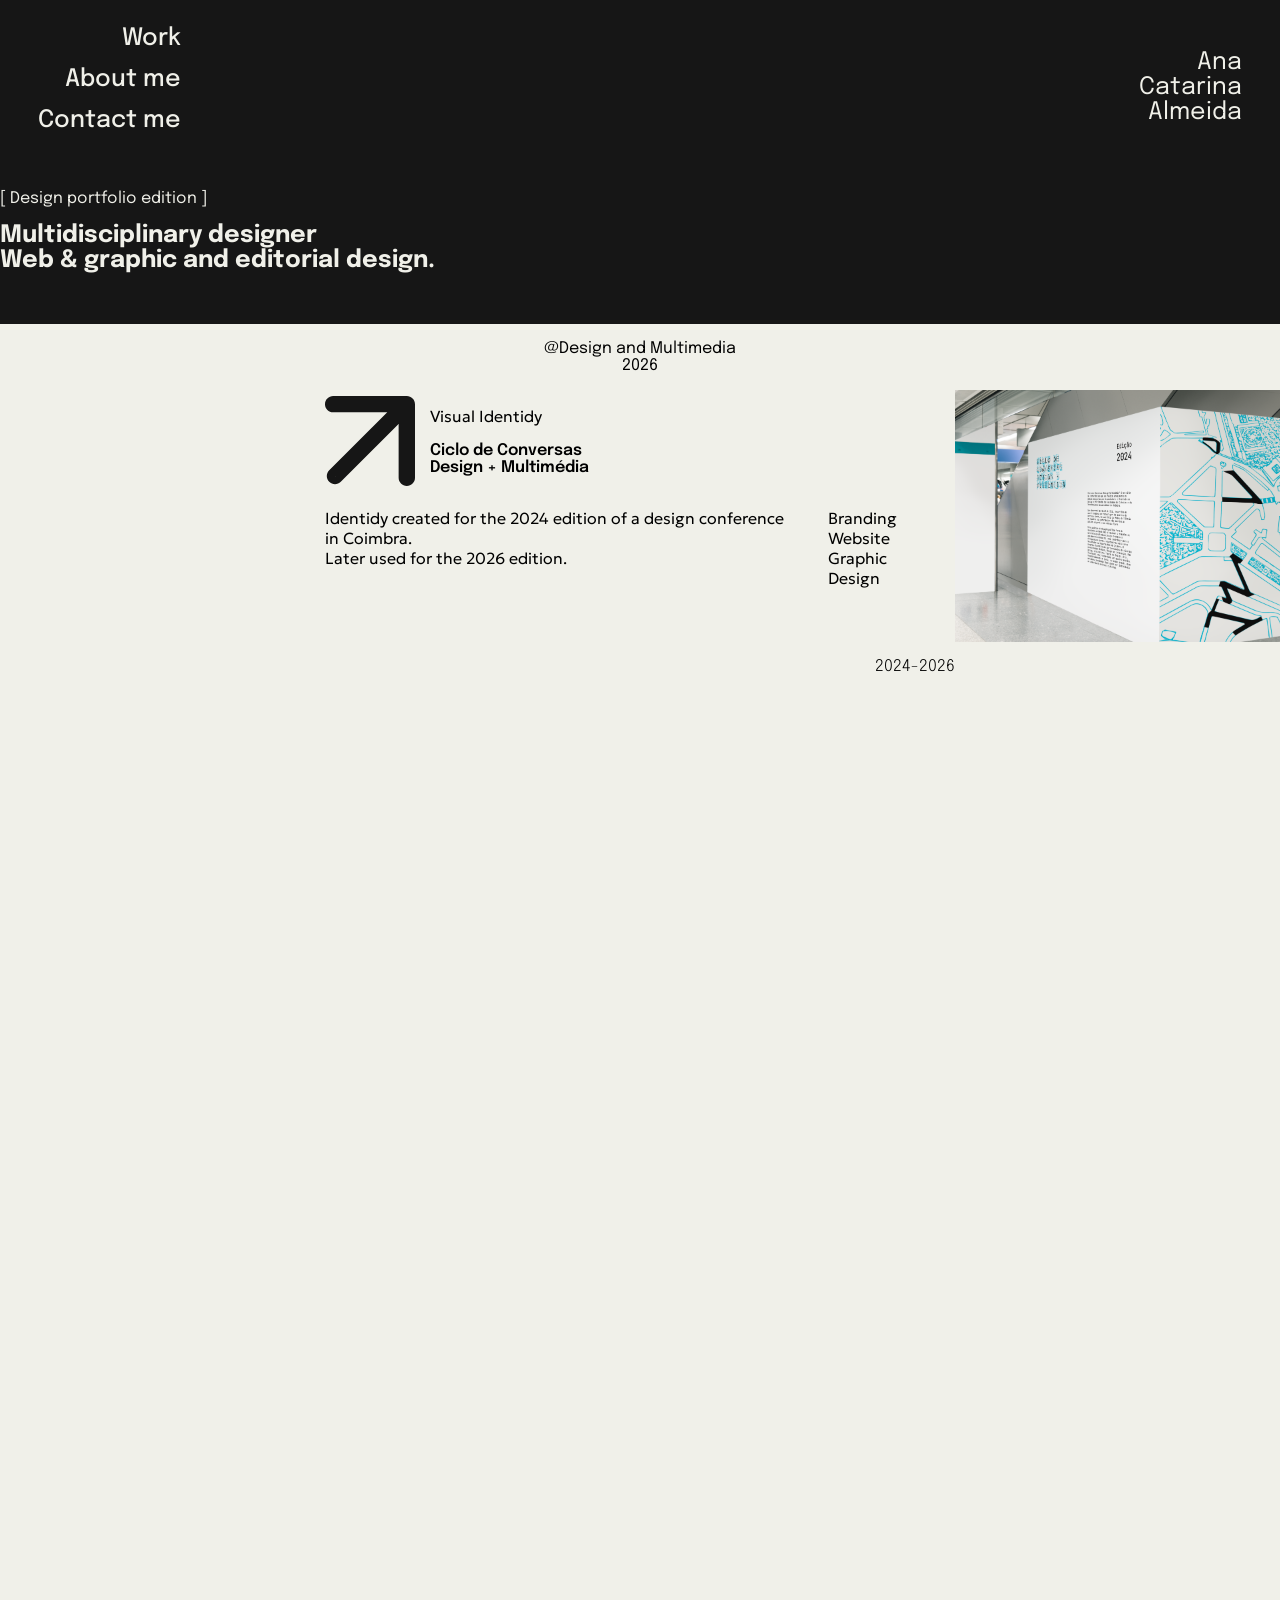
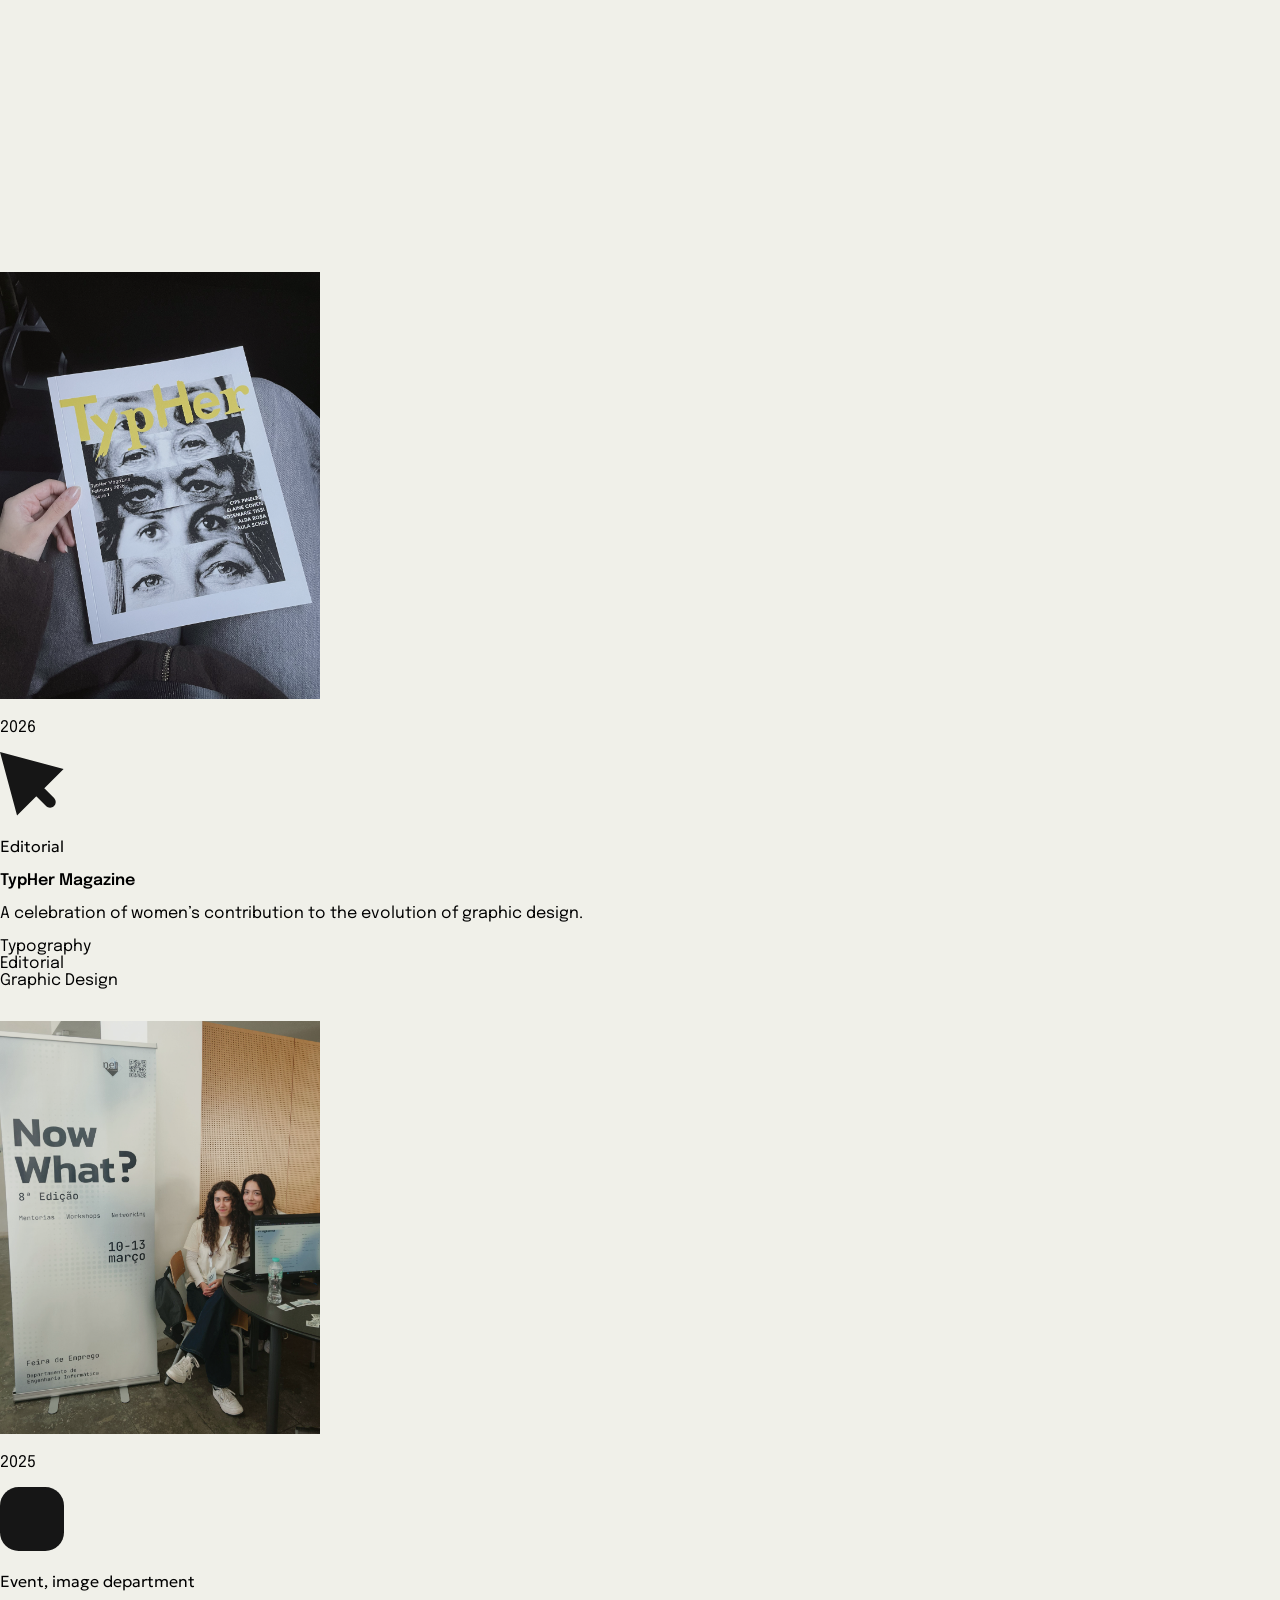
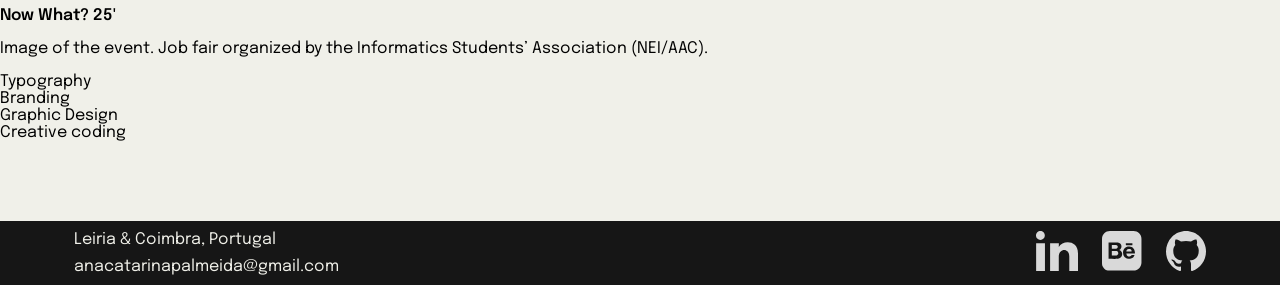
<file: index.html>
<!doctype html>
<html lang="en">

<head>
    <meta name="viewport" content="width=device-width, initial-scale=1" />
    <link rel="preconnect" href="https://fonts.googleapis.com">
    <link rel="preconnect" href="https://fonts.gstatic.com" crossorigin>
    <link href="https://fonts.googleapis.com/css2?family=Epilogue:ital,wght@0,100..900;1,100..900&display=swap"
        rel="stylesheet">
    <link href="https://fonts.googleapis.com/css2?family=Geologica:wght,CRSV@100..900,0&display=swap" rel="stylesheet">

    <link rel=" stylesheet" href="css/common.css">
    <link rel="stylesheet" href="css/index.css">
    <title> Design portfolio </title>
</head>

<body>
    <header>
        <section id="topRow">
            <nav class="menu">
                <a href="index.html#topDM"> Work</a>
                <a href="aboutme.html"> About me</a>
                <a href="index.html#contactInfo"> Contact me</a>
            </nav>
            <div id="meuNome">
                <p>Ana<br>Catarina<br>Almeida</p>
            </div>
        </section>

        <section id="tituloInicial">
            <p>[ Design portfolio edition ]</p>
            <h1>Multidisciplinary designer <br> Web & graphic and editorial design.</h1>
        </section>

    </header>

    <main>
        <!--  <section id="sideArrow"></section> -->
        <section id="topDM">
            <p>@Design and Multimedia<br>2026</p>
        </section>

        <!--
        <section>
            <div id="tituloProjeto"></div>
            <div class="slider">

                <a href="nowwhat.html"><img src="imagens/nw.png" alt="foto 3" data-titulo="#titulo-nowwhat"
                        data-conteudo="#conteudo-nowwhat"></a>
            </div>
            <div id="conteudoProjeto"></div>
        </section>  -->
        <section id="grid">
            <!-- template para cada -->
            <section id="ccdm" class="titulo-bloco">
                <div class="ccdm-wrapper">
                    <div id="ccdm_mouse">
                        <div class="header-flex">
                            <img src="imagens/icons/1.svg">
                            <div>
                                <p class="subtitulo">Visual Identidy</p>
                                <p class="titulo">
                                    Ciclo de Conversas<br>
                                    Design + Multimédia
                                </p>
                            </div>
                        </div>
                        <div class="descricao-flex">
                            <p>Identidy created for the 2024 edition of a design conference in Coimbra. <br>Later used
                                for the 2026 edition.</p>
                            <p class="tags">Branding<br>Website<br>Graphic Design</p>
                        </div>
                    </div>

                    <img src="imagens/ccdm.png" alt="foto 1" class="img-projeto">
                </div>

                <div id="dataCCDM" class="data_realizacao">
                    <p>2024-2026</p>
                </div>
            </section>

            <section id="typher" class="titulo-bloco">
                <img src="imagens/typher.png" alt="foto 2" data-titulo="#titulo-typher"
                    data-conteudo="#conteudo-typher">
                <p>2026</p>
                <div id="typher_mouse">
                    <img src="imagens/icons/3.svg">
                    <div>
                        <p class="subtitulo">Editorial</p>
                        <p class="titulo"> TypHer Magazine</p>
                    </div>
                    <div>
                        <p>A celebration of women’s contribution to the evolution of graphic design.
                        </p>
                        <p>Typography<br>Editorial<br>Graphic Design</p>
                    </div>
                </div>
            </section>

            <section id="nw" class="titulo-bloco">
                <img src="imagens/nw.png" alt="foto 3" data-titulo="#titulo-nowwhat" data-conteudo="#conteudo-nowwhat">
                <p>2025</p>
                <div id="nw_mouse">
                    <img src="imagens/icons/4.svg">
                    <div>
                        <p class="subtitulo">Event, image department</p>
                        <p class="titulo"> Now What? 25' </p>
                    </div>
                    <div>
                        <p>Image of the event.
                            Job fair organized by the Informatics Students’ Association (NEI/AAC).
                        </p>
                        <p>Typography<br>Branding<br>Graphic Design<br>Creative coding</p>
                    </div>
                </div>
            </section>


        </section>

    </main>

    <footer>
        <div id="contactInfo">
            <p>Leiria & Coimbra, Portugal</p>
            <p>anacatarinapalmeida@gmail.com</p>
        </div>
        <div id="icons">
            <img src="imagens/icons/linkedin.svg">
            <img src="imagens/icons/behance.svg">
            <img src="imagens/icons/github.svg">
        </div>
    </footer>

    <!-- <script src="js/slider.js"></script> -->
</body>

</html>
</file>
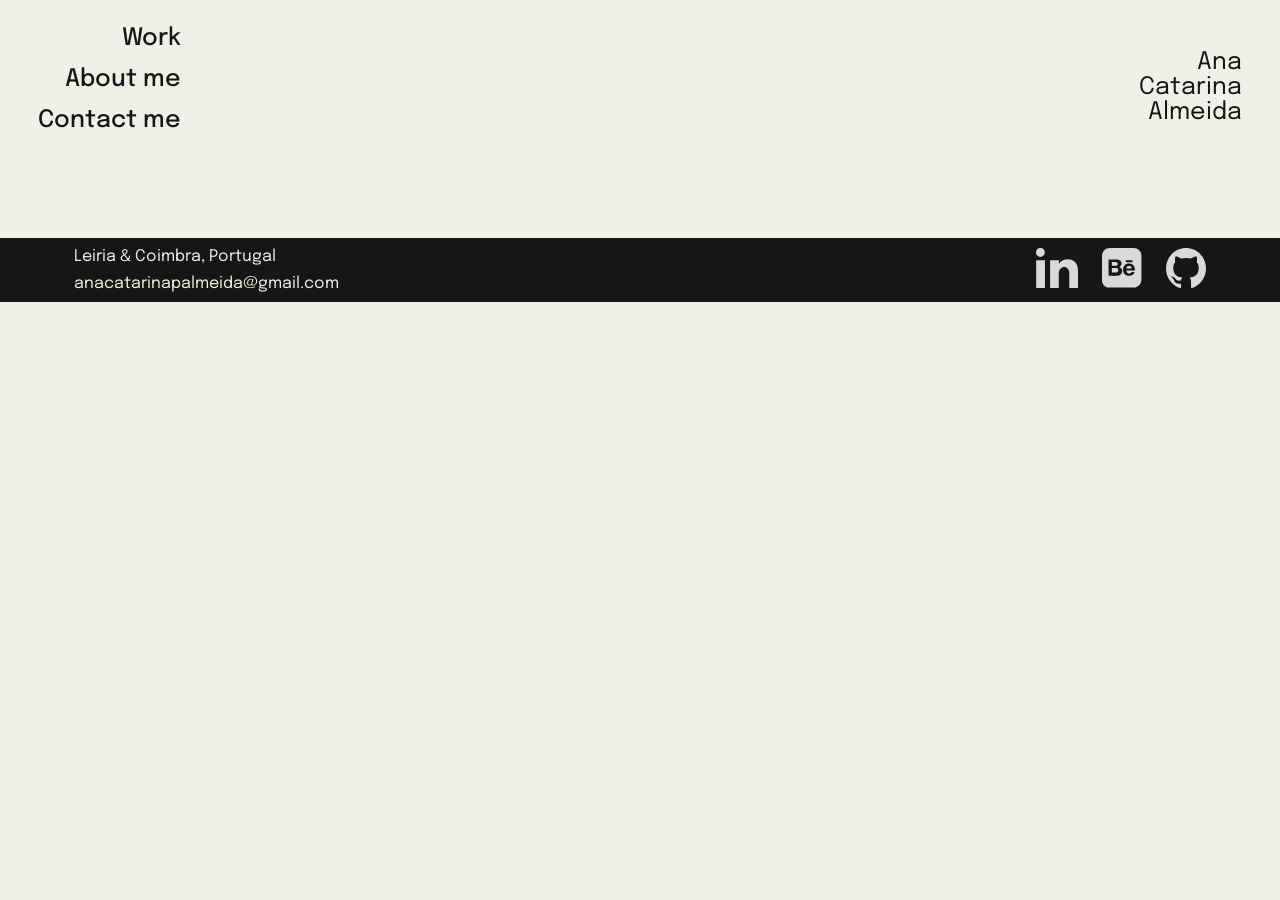
<file: aboutme.html>
<!doctype html>
<html lang="en">

<head>
    <meta name="viewport" content="width=device-width, initial-scale=1" />
    <link rel="preconnect" href="https://fonts.googleapis.com">
    <link rel="preconnect" href="https://fonts.gstatic.com" crossorigin>
    <link href="https://fonts.googleapis.com/css2?family=Epilogue:ital,wght@0,100..900;1,100..900&display=swap"
        rel="stylesheet">

    <link rel=" stylesheet" href="css/common.css">
    <link rel="stylesheet" href="css/nowwhat.css">
    <title> My Website _ Design portfolio </title>
</head>

<body>
    <header>
        <section id="topRow">
            <nav class="menu">
                <a href="index.html#topDM"> Work</a>
                <a href="aboutme.html"> About me</a>
                <a href="aboutme.html#contactInfo"> Contact me</a>
            </nav>
            <div id="meuNome">
                <p>Ana<br>Catarina<br>Almeida</p>
            </div>
        </section>
    </header>

    <main>



    </main>

    <footer>
        <div id="contactInfo">
            <p>Leiria & Coimbra, Portugal</p>
            <p>anacatarinapalmeida@gmail.com</p>
        </div>
        <div id="icons">
            <img src="imagens/icons/linkedin.svg">
            <img src="imagens/icons/behance.svg">
            <img src="imagens/icons/github.svg">
        </div>
    </footer>

</body>

</html>
</file>
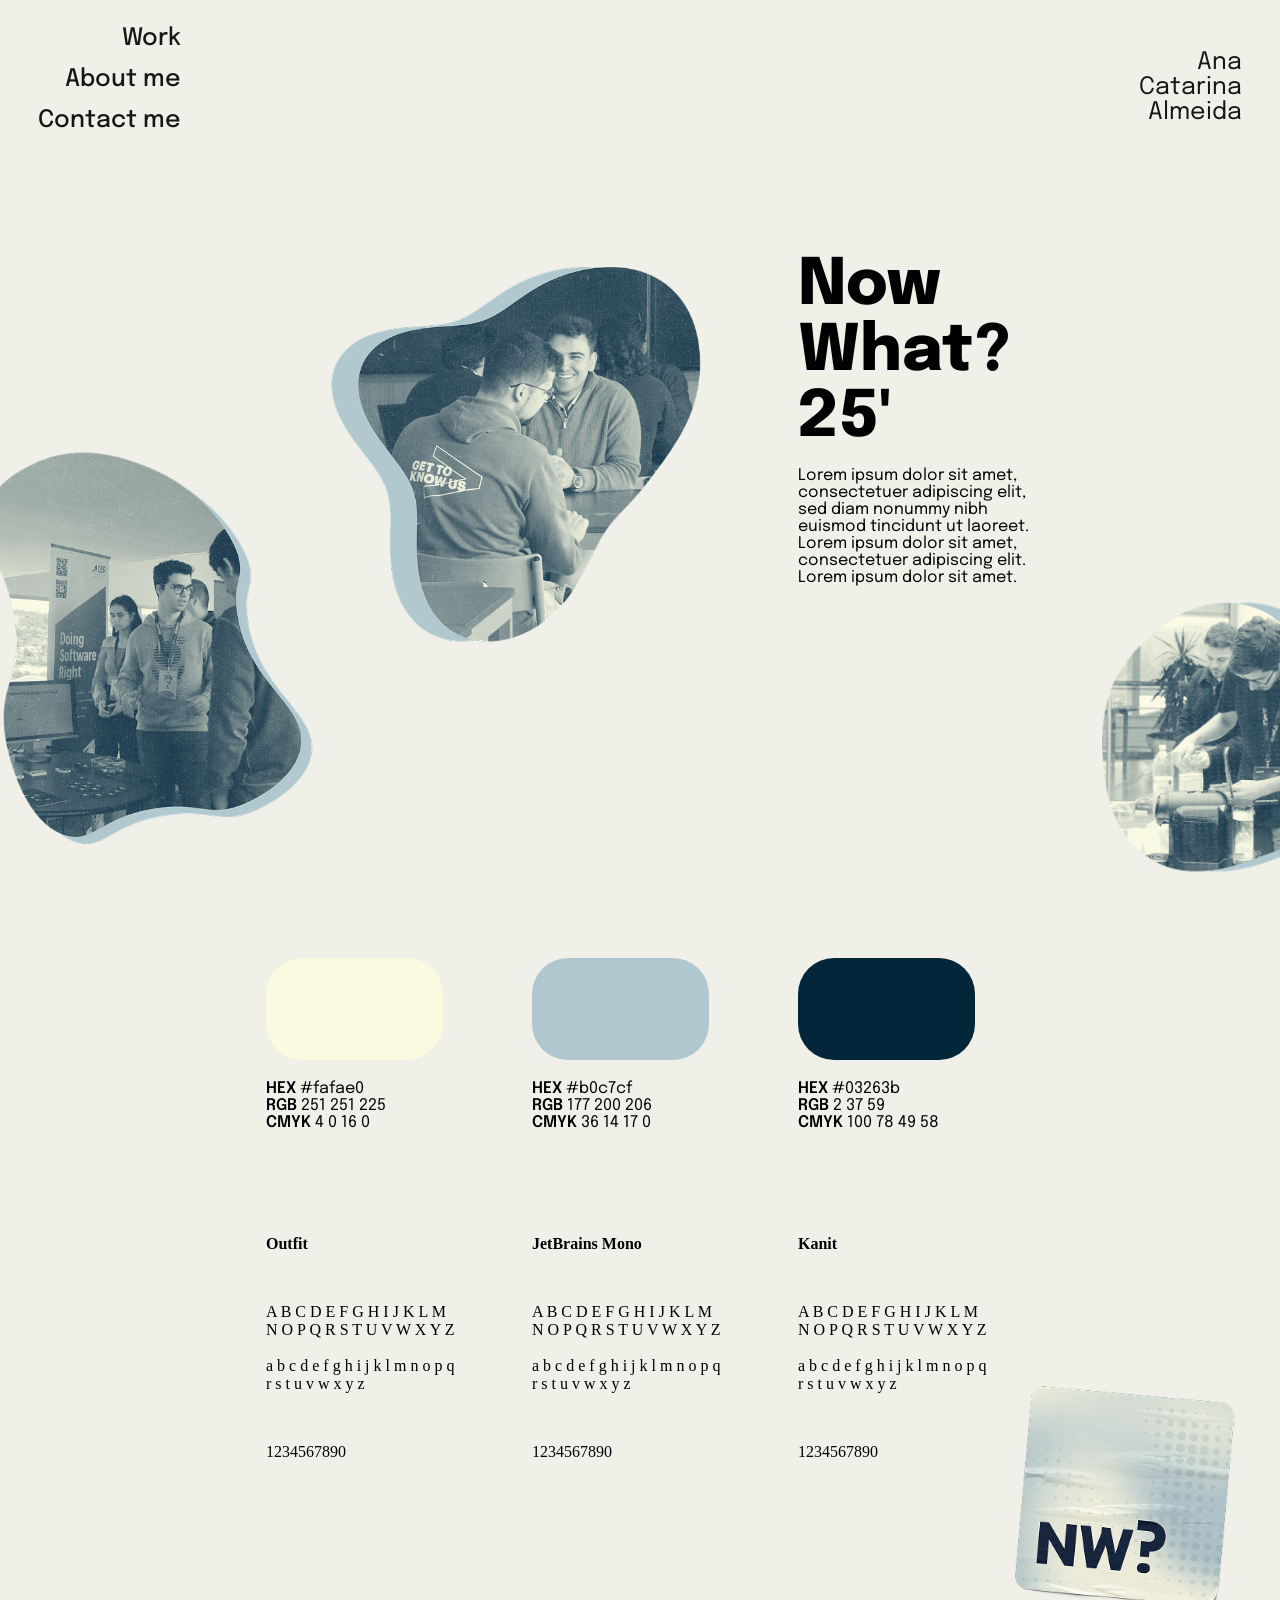
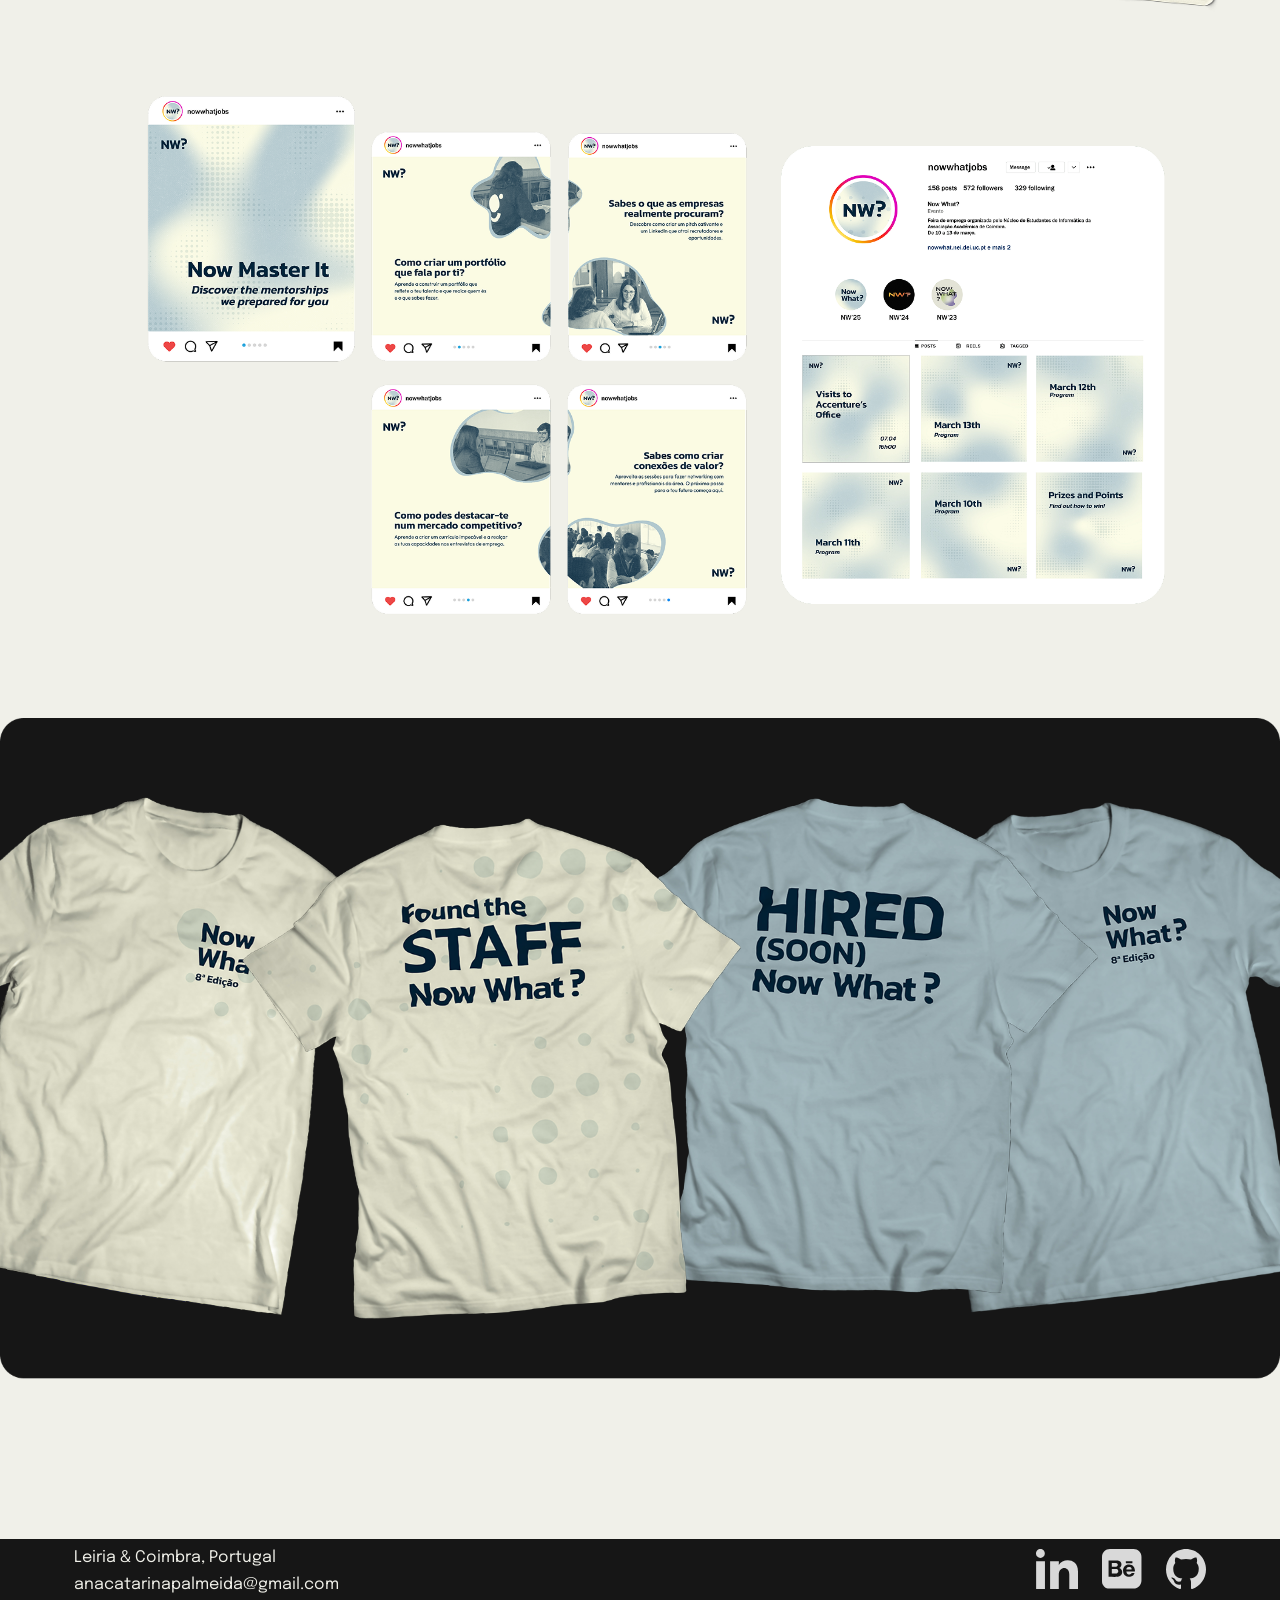
<file: nowwhat.html>
<!doctype html>
<html lang="en">

<head>
    <meta name="viewport" content="width=device-width, initial-scale=1" />
    <link rel="preconnect" href="https://fonts.googleapis.com">
    <link rel="preconnect" href="https://fonts.gstatic.com" crossorigin>
    <link href="https://fonts.googleapis.com/css2?family=Epilogue:ital,wght@0,100..900;1,100..900&display=swap"
        rel="stylesheet">

    <link rel=" stylesheet" href="css/common.css">
    <link rel="stylesheet" href="css/nowwhat.css">
    <title> Design portfolio </title>
</head>

<body>
    <header>
        <section id="topRow">
            <nav class="menu">
                <a href="index.html#topDM"> Work</a>
                <a href="aboutme.html"> About me</a>
                <a href="nowwhat.html#contactInfo"> Contact me</a>
            </nav>
            <div id="meuNome">
                <p>Ana<br>Catarina<br>Almeida</p>
            </div>
        </section>
    </header>

    <main>
        <section id="inicio">
            <div class="imagem"><img src="imagens/nowwhat/inicial1.png" alt="imgNW1"></div>
            <div class="imagem"><img src="imagens/nowwhat/inicial2.png" alt="imgNW2"></div>
            <div class="imagem"><img src="imagens/nowwhat/inicial3.png" alt="imgNW3"></div>
            <div class="imagem"><img src="imagens/nowwhat/inicial4.png" alt="imgNW4"></div>
            <div class="imagem"><img src="imagens/nowwhat/sticker2.png" alt="sticker2"></div>

            <div id="texto">
                <div id="titulo">
                    <h1>Now What? 25'</h1>
                </div>
                <div id="texto-conteudo">
                    <p>Lorem ipsum dolor sit amet, consectetuer adipiscing elit, sed diam nonummy nibh euismod tincidunt
                        ut
                        laoreet. Lorem ipsum dolor sit amet, consectetuer adipiscing elit.
                        <br>Lorem ipsum dolor sit amet.
                    </p>
                </div>
            </div>
            <div id="bege">
                <img src="imagens/nowwhat/cores (1).svg" alt="bege">
                <p><span>HEX </span>#fafae0<br><span>RGB </span>251 251 225<br><span>CMYK </span>4 0 16 0<br></p>
            </div>
            <div id="azul-claro">
                <img src="imagens/nowwhat/cores (2).svg" alt="azul claro">
                <p><span>HEX </span>#b0c7cf<br><span>RGB </span>177 200 206<br><span>CMYK </span>36 14 17 0<br></p>
            </div>
            <div id="azul-escuro">
                <img src="imagens/nowwhat/cores (3).svg" alt="azul escuro">
                <p><span>HEX </span>#03263b<br><span>RGB </span>2 37 59<br><span>CMYK </span>100 78 49 58<br></p>
            </div>

            <div id="outfit">
                <p>Outfit</p><br>
                <p>A B C D E F G H I J K L M N O P Q R S T U V W X Y Z <br>
                    <br>
                    a b c d e f g h i j k l m n o p q r s t u v w x y z
                </p><br>
                <p>1234567890</p>
            </div>
            <div id="JetBrains_Mono">
                <p>JetBrains Mono</p><br>
                <p>A B C D E F G H I J K L M N O P Q R S T U V W X Y Z <br>
                    <br>
                    a b c d e f g h i j k l m n o p q r s t u v w x y z
                </p><br>
                <p>1234567890</p>
            </div>
            <div id="Kanit">
                <p>Kanit</p><br>
                <p>A B C D E F G H I J K L M N O P Q R S T U V W X Y Z <br>
                    <br>
                    a b c d e f g h i j k l m n o p q r s t u v w x y z
                </p><br>
                <p>1234567890</p>
            </div>
            <!-- <div id="tipografia"></div> -->
        </section>
        <section id="imagens1">
            <img src="imagens/nowwhat/pubs.png">
            <img src="imagens/nowwhat/feedNW.png">
        </section>
        <section id="tshirts">
            <img src="imagens/nowwhat/tshirts.png">
        </section>

    </main>

    <footer>
        <div id="contactInfo">
            <p>Leiria & Coimbra, Portugal</p>
            <p>anacatarinapalmeida@gmail.com</p>
        </div>
        <div id="icons">
            <img src="imagens/icons/linkedin.svg">
            <img src="imagens/icons/behance.svg">
            <img src="imagens/icons/github.svg">
        </div>
    </footer>

</body>

</html>
</file>
<file: css/common.css>
html {
  scroll-behavior: smooth;
}


/* ========================================= barra superior */

body {
    background-color: #F0F0E9;
    margin: 0;
}


#topRow {
    padding: 2% 3%;
    display: flex;
    justify-content: space-between;
}

.menu>a {
    font-family: "Epilogue", sans-serif;
    font-weight: 500;
    font-size: clamp(16px, 2vw, 24px);
    /*valor minimo, xx, valor máximo*/
    text-decoration: none;
    line-height: 1, 5rem;
}

.menu {
    text-align: end;
    display: grid;
}

#meuNome {
    /* width: 17%; */
    min-width: 150;
    text-align: end;
}

#meuNome>p {
    font-size: clamp(16px, 2vw, 24px);

}

p {
    font-family: "Epilogue", sans-serif;
}


/* ========================================= @Design e multimedia */

#topDM {
    display: flex;
    justify-content: center;
    text-align: center;
}

/* ========================================= Footer */

footer{
    background-color: #161616;
    display: flex;
    justify-content: space-between;
    align-items: center;
    padding-left: 5%;
    padding-right: 5%;
    margin-top: 5%;
}

#contactInfo{
    color: #F0F0E9;
}
#contactInfo>p{
    margin: 10px;
}
#icons>img{
    height: 40px;
    padding: 10px;
}
</file>
<file: css/index.css>
header {
    background-color: #161616;
}

.menu>a {
    color: #F0F0E9;
}

#meuNome {
    color: #F0F0E9;
}
/* ========================================= Home page */
#tituloInicial>h1 {
    margin: 0;
   font-family: "Epilogue", sans-serif;
    color: #F0F0E9;
}

#tituloInicial>p {
    font-size: clamp(1rem, 5vw, 16px);
    color: #F0F0E9;
}

#tituloInicial {
    padding-bottom: clamp(50px, 4vw, 100px);
}

/* ========================================= typo */
.subtitulo {
     font-family: "Geologica", sans-serif;
     font-weight: 300;
}

.titulo{
    font-family: "Epilogue", sans-serif;
     font-weight: 600;
}

.descricao-flex p{
     font-family: "Geologica", sans-serif;
      font-weight: 300;
}

.tags{
     font-family: "Geologica", sans-serif;
      font-weight: 300;
}

.data_realizacao{
     font-family: "Geologica", sans-serif;
       font-weight: 300;
}

/* ========================================= imagens iniciais tamanhos*/

.img-projeto {
    max-width: 60%;    
    height: auto;       /* mantem proporcao */
    object-fit: contain;
    flex-shrink: 0;     /* impede que a imagem seja esmagada */
}
#ccdm_mouse img {
    width: 15%;
}

#typher img {
    width: 25%;
}
#typher_mouse img {
    width: 5%;
}

#nw img {
    width: 25%;
}
#nw_mouse img {
    width: 5%;
}


/* ========================================= grid */
/* ============== ccdm */

#grid {
    display: grid;
    grid-template-columns: repeat(5, 1fr);
    grid-template-rows: repeat(3, 1fr);
    gap: 8px;
}

.ccdm-wrapper {
    display: flex;
    flex-direction: row; /* Coloca texto e imagem lado a lado */
    align-items: flex-start;
    justify-content: space-between;
    gap: 30px;
    width: 100%;
}

#ccdm_mouse {
    flex: 1;
}

/* Alinha o ícone da seta com o título */
.header-flex {
    display: flex;
    gap: 15px;
   width: 600px;
}

/* A data que deve ficar por baixo da imagem */
#dataCCDM {
    text-align: right; /* Alinha à direita, por baixo da imagem */
    width: 100%;
    margin-top: 10px;
}

/* Organiza a descrição e as tags lado a lado se quiseres (opcional) */
.descricao-flex {
    display: flex;
    gap: 40px;
    /* Alinha com o início do texto, ignorando a seta */
}

#ccdm {
    grid-column: 3;
}

/* ============== typher */

#typher {
    grid-column: span 5 / span 5;
    grid-row-start: 3;
}
#typher p {
    grid-column: span 5 / span 5;
    grid-row-start: 4;
}

#nw {
    grid-column: span 5 / span 5;
    grid-row-start: 5;
}
#nw p {
    grid-column: span 5 / span 5;
    grid-row-start: 6;
}

/* ===================  */



/* =================== Conteudo */
</file>
<file: css/nowwhat.css>
.menu>a {
    color: #161616;
}

#meuNome {
    color: #161616;
}


/* ========================================= Inicio */
#inicio {
    display: grid;
    grid-template-columns: repeat(5, 20%);
    grid-template-rows: repeat(5, 16.66%);
    gap: 10px;
    overflow: hidden;
    /* Prevent horizontal scrolling */
}

/* =================== imagens */
.imagem {
    width: 100%;
    height: 100%;
    display: flex;
    justify-content: center;
    align-items: center;
}


#inicio>.imagem:nth-child(1) {
    grid-column: 2 / 4;
    /* ocupa colunas 2 e 3 */
    grid-row: 1 / 3;
    /* ocupa linhas 1 e 2 */
    position: relative;
}

#inicio>.imagem:nth-child(2) {
    grid-column: 1 / 3;
    grid-row: 2 / 4;
    position: relative;
    left: -25%;
    top: -10%;
}

#inicio>.imagem:nth-child(2)>img {
    width: 75%;
}

#inicio>.imagem:nth-child(3) {
    grid-column: 5;
    grid-row: 3 / 5;
    width: 100%;
    max-width: 100%;
    position: relative;
    top: -40%;
}

#inicio>.imagem:nth-child(4) {
    /* grid-column: 5;
    grid-row: 4 / 5;
    width: 100%;
    max-width: 100%;
    position: relative;*/
    display: none;
}

#inicio>.imagem:nth-child(5){
    grid-row: 5;
    grid-column: 5;
    width: 200%;
    position: relative;
    bottom: -150px;
    right: 200px;
}

/* Ensure images don't overflow their containers */
.imagem img {
    max-width: 100%;
    height: auto;
    object-fit: contain;
}

/* =================== texto inicial */
#texto {
    padding-top: 10%;
    grid-row: 1;
    grid-column: 4;
}

#texto h1 {
    font-family: Epilogue;
    font-size: 64px;
    font-weight: 800;
    margin-bottom: 5%;
}

/* =================== cores */
#inicio #bege {
    grid-column: 2 / 3;
}

#inicio #bege span{
    font-weight: 600;
}
#inicio #azul-claro span{
    font-weight: 600;
}
#inicio #azul-escuro span{
    font-weight: 600;
}

/* =================== tipografia */
#inicio #outfit{
    grid-column: 2 / 3;
    width: 75%;
}
#JetBrains_Mono, #Kanit{
    width: 75%;
}
/* ====== */
#inicio #outfit p{
    font-family: Outfit;
}
#inicio #outfit p:nth-child(1){
    font-weight: 600;
}
/* ====== */
#inicio #JetBrains_Mono p{
    font-family: "JetBrains Mono";
}
#inicio #JetBrains_Mono p:nth-child(1){
    font-weight: 600;
}
/* ====== */
#inicio #Kanit p{
    font-family: Kanit;
}
#inicio #Kanit p:nth-child(1){
    font-weight: 600;
}


/* ========================================= imagens 1 */
#imagens1{
    display: flex;
    justify-content: center;
    gap: 2%;
}

#imagens1 img{
    width: 50%;
    height: 50%;
}

#imagens1 img:last-child{
    width: 30%;
    padding-top: 5%;
}

/* ========================================= tshirts */
#tshirts img{
    width: 100%;
    margin-top: 5%;
    margin-bottom: 5%;
}
</file>
